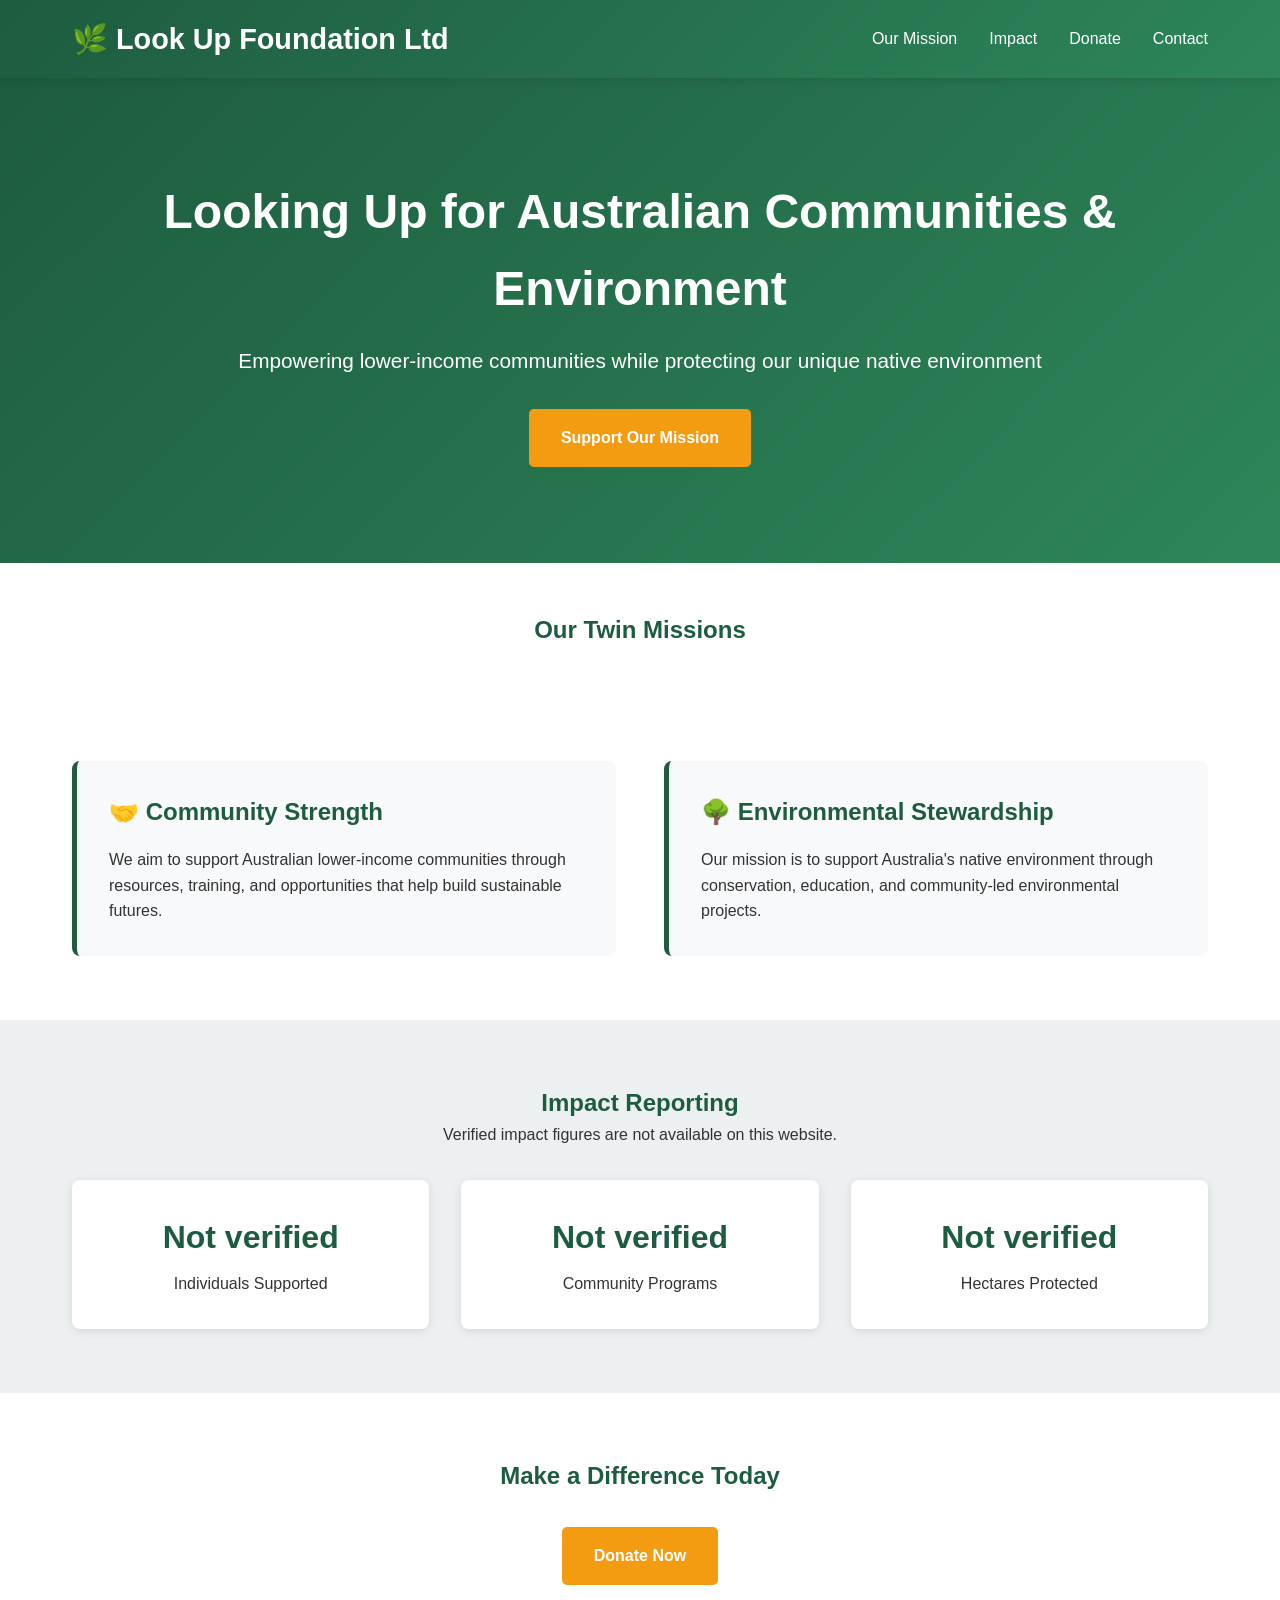
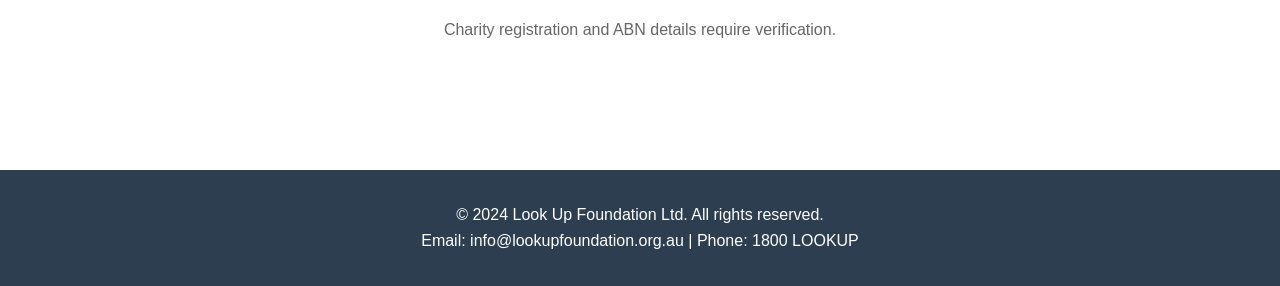
<file: index.html>
<!DOCTYPE html>
<html lang="en">
<head>
    <meta charset="UTF-8">
    <meta name="viewport" content="width=device-width, initial-scale=1.0">
    <title>Look Up Foundation Ltd - Community &amp; Environment</title>
    <style>
        * {
            margin: 0;
            padding: 0;
            box-sizing: border-box;
        }
        
        body {
            font-family: 'Segoe UI', Tahoma, Geneva, Verdana, sans-serif;
            line-height: 1.6;
            color: #333;
        }
        
        header {
            background: linear-gradient(135deg, #1e5c3f 0%, #2d8659 100%);
            color: white;
            padding: 1rem 0;
            position: sticky;
            top: 0;
            box-shadow: 0 2px 10px rgba(0,0,0,0.1);
        }
        
        nav {
            max-width: 1200px;
            margin: 0 auto;
            display: flex;
            justify-content: space-between;
            align-items: center;
            padding: 0 2rem;
        }
        
        nav h1 {
            font-size: 1.8rem;
        }
        
        nav ul {
            list-style: none;
            display: flex;
            gap: 2rem;
        }
        
        nav a {
            color: white;
            text-decoration: none;
            transition: opacity 0.3s;
        }
        
        nav a:hover {
            opacity: 0.8;
        }
        
        .hero {
            background: linear-gradient(135deg, #1e5c3f 0%, #2d8659 100%);
            color: white;
            padding: 6rem 2rem;
            text-align: center;
        }
        
        .hero h2 {
            font-size: 3rem;
            margin-bottom: 1rem;
        }
        
        .hero p {
            font-size: 1.3rem;
            margin-bottom: 2rem;
        }
        
        .cta-button {
            display: inline-block;
            background: #f39c12;
            color: white;
            padding: 1rem 2rem;
            text-decoration: none;
            border-radius: 5px;
            font-weight: bold;
            transition: background 0.3s;
        }
        
        .cta-button:hover {
            background: #e67e22;
        }
        
        .container {
            max-width: 1200px;
            margin: 0 auto;
            padding: 0 2rem;
        }
        
        .missions {
            display: grid;
            grid-template-columns: 1fr 1fr;
            gap: 3rem;
            padding: 4rem 0;
        }
        
        .mission-card {
            background: #f8f9fa;
            padding: 2rem;
            border-radius: 8px;
            border-left: 5px solid #1e5c3f;
        }
        
        .mission-card h3 {
            color: #1e5c3f;
            margin-bottom: 1rem;
            font-size: 1.5rem;
        }
        
        .impact {
            background: #ecf0f1;
            padding: 4rem 2rem;
            text-align: center;
        }
        
        .impact-items {
            display: grid;
            grid-template-columns: repeat(3, 1fr);
            gap: 2rem;
            margin-top: 2rem;
        }
        
        .impact-item {
            background: white;
            padding: 2rem;
            border-radius: 8px;
            box-shadow: 0 2px 10px rgba(0,0,0,0.1);
        }
        
        .impact-item h4 {
            color: #1e5c3f;
            font-size: 2rem;
            margin-bottom: 0.5rem;
        }
        
        footer {
            background: #2c3e50;
            color: white;
            text-align: center;
            padding: 2rem;
            margin-top: 4rem;
        }
        
        @media (max-width: 768px) {
            .missions, .impact-items {
                grid-template-columns: 1fr;
            }
            
            .hero h2 {
                font-size: 2rem;
            }
            
            nav ul {
                gap: 1rem;
                font-size: 0.9rem;
            }
        }
    </style>
</head>
<body>
    <header>
        <nav>
            <h1>🌿 Look Up Foundation Ltd</h1>
            <ul>
                <li><a href="#mission">Our Mission</a></li>
                <li><a href="#impact">Impact</a></li>
                <li><a href="#donate">Donate</a></li>
                <li><a href="#contact">Contact</a></li>
            </ul>
        </nav>
    </header>
    
    <section class="hero">
        <h2>Looking Up for Australian Communities & Environment</h2>
        <p>Empowering lower-income communities while protecting our unique native environment</p>
        <a href="#donate" class="cta-button">Support Our Mission</a>
    </section>
    
    <section id="mission" class="container">
        <h2 style="text-align: center; color: #1e5c3f; margin: 3rem 0;">Our Twin Missions</h2>
        <div class="missions">
            <div class="mission-card">
                <h3>🤝 Community Strength</h3>
                <p>We aim to support Australian lower-income communities through resources, training, and opportunities that help build sustainable futures.</p>
            </div>
            <div class="mission-card">
                <h3>🌳 Environmental Stewardship</h3>
                <p>Our mission is to support Australia's native environment through conservation, education, and community-led environmental projects.</p>
            </div>
        </div>
    </section>
    
    <section id="impact" class="impact">
        <div class="container">
            <h2 style="color: #1e5c3f;">Impact Reporting</h2>
            <p>Verified impact figures are not available on this website.</p>
            <div class="impact-items">
                <div class="impact-item">
                    <h4>Not verified</h4>
                    <p>Individuals Supported</p>
                </div>
                <div class="impact-item">
                    <h4>Not verified</h4>
                    <p>Community Programs</p>
                </div>
                <div class="impact-item">
                    <h4>Not verified</h4>
                    <p>Hectares Protected</p>
                </div>
            </div>
        </div>
    </section>
    
    <section id="donate" class="container" style="padding: 4rem 0; text-align: center;">
        <h2 style="color: #1e5c3f; margin-bottom: 2rem;">Make a Difference Today</h2>
        <a href="#" class="cta-button">Donate Now</a>
        <p style="margin-top: 2rem; color: #666;">Charity registration and ABN details require verification.</p>
    </section>
    
    <footer id="contact">
        <p>&copy; 2024 Look Up Foundation Ltd. All rights reserved.</p>
        <p>Email: info@lookupfoundation.org.au | Phone: 1800 LOOKUP</p>
    </footer>
</body>
</html>
</file>
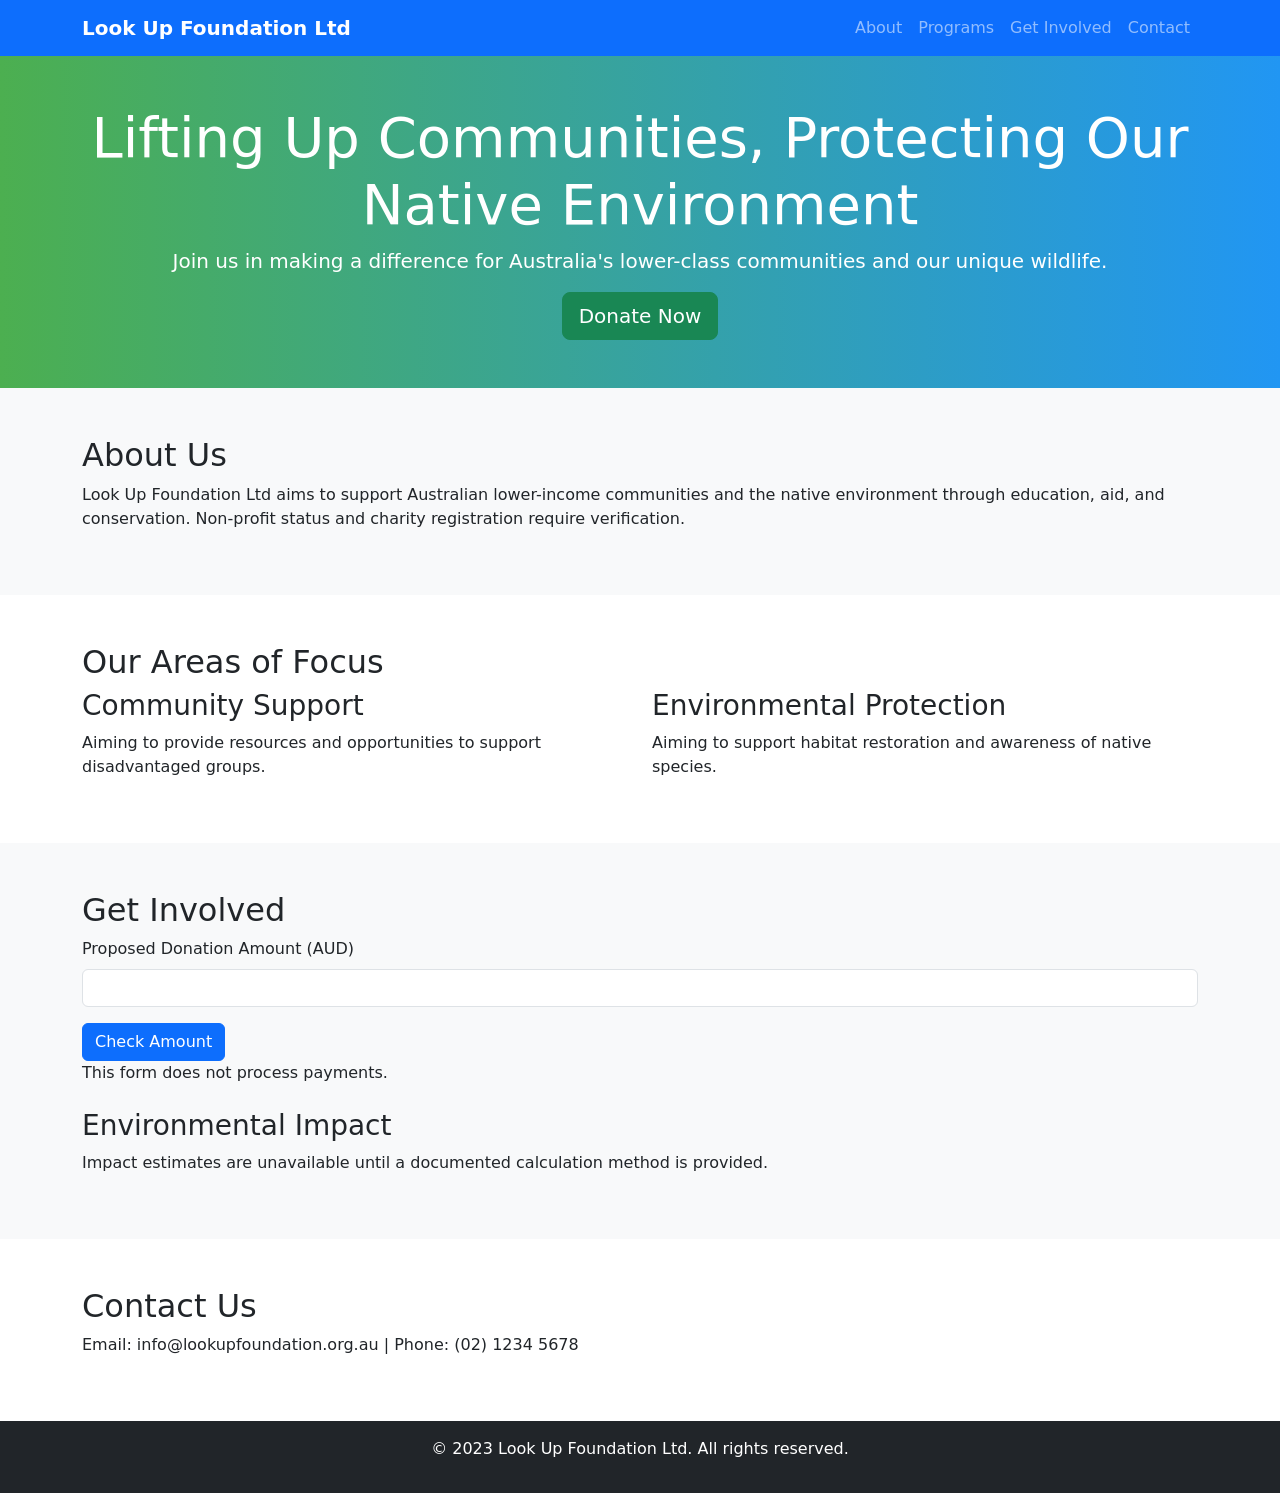
<file: look-up-foundation/index.html>
<!DOCTYPE html>
<html lang="en">
<head>
    <meta charset="UTF-8">
    <meta name="viewport" content="width=device-width, initial-scale=1.0">
    <title>Look Up Foundation Ltd - Empowering Communities & Protecting Nature</title>
    <link rel="stylesheet" href="styles.css">
    <link href="https://cdn.jsdelivr.net/npm/bootstrap@5.3.0/dist/css/bootstrap.min.css" rel="stylesheet">
</head>
<body>
    <header class="navbar navbar-expand-lg navbar-dark bg-primary">
        <div class="container">
            <a class="navbar-brand" href="#">Look Up Foundation Ltd</a>
            <button class="navbar-toggler" type="button" data-bs-toggle="collapse" data-bs-target="#navbarNav">
                <span class="navbar-toggler-icon"></span>
            </button>
            <div class="collapse navbar-collapse" id="navbarNav">
                <ul class="navbar-nav ms-auto">
                    <li class="nav-item"><a class="nav-link" href="#about">About</a></li>
                    <li class="nav-item"><a class="nav-link" href="#programs">Programs</a></li>
                    <li class="nav-item"><a class="nav-link" href="#involve">Get Involved</a></li>
                    <li class="nav-item"><a class="nav-link" href="#contact">Contact</a></li>
                </ul>
            </div>
        </div>
    </header>
    <main>
        <section id="hero" class="hero-section text-center py-5">
            <div class="container">
                <h1 class="display-4">Lifting Up Communities, Protecting Our Native Environment</h1>
                <p class="lead">Join us in making a difference for Australia's lower-class communities and our unique wildlife.</p>
                <a href="#involve" class="btn btn-success btn-lg">Donate Now</a>
            </div>
        </section>
        <section id="about" class="py-5 bg-light">
            <div class="container">
                <h2>About Us</h2>
                <p>Look Up Foundation Ltd aims to support Australian lower-income communities and the native environment through education, aid, and conservation. Non-profit status and charity registration require verification.</p>
            </div>
        </section>
        <section id="programs" class="py-5">
            <div class="container">
                <h2>Our Areas of Focus</h2>
                <div class="row">
                    <div class="col-md-6">
                        <h3>Community Support</h3>
                        <p>Aiming to provide resources and opportunities to support disadvantaged groups.</p>
                    </div>
                    <div class="col-md-6">
                        <h3>Environmental Protection</h3>
                        <p>Aiming to support habitat restoration and awareness of native species.</p>
                    </div>
                </div>
            </div>
        </section>
        <section id="involve" class="py-5 bg-light">
            <div class="container">
                <h2>Get Involved</h2>
                <form id="donation-form">
                    <div class="mb-3">
                        <label for="amount" class="form-label">Proposed Donation Amount (AUD)</label>
                        <input type="number" class="form-control" id="amount" min="1">
                    </div>
                    <button type="submit" class="btn btn-primary">Check Amount</button>
                </form>
                <p>This form does not process payments.</p>
                <div id="impact-calculator" class="mt-4">
                    <h3>Environmental Impact</h3>
                    <p id="impact-text" role="status">Impact estimates are unavailable until a documented calculation method is provided.</p>
                </div>
            </div>
        </section>
        <section id="contact" class="py-5">
            <div class="container">
                <h2>Contact Us</h2>
                <p>Email: info@lookupfoundation.org.au | Phone: (02) 1234 5678</p>
            </div>
        </section>
    </main>
    <footer class="bg-dark text-white text-center py-3">
        <p>&copy; 2023 Look Up Foundation Ltd. All rights reserved.</p>
    </footer>
    <script src="https://cdn.jsdelivr.net/npm/bootstrap@5.3.0/dist/js/bootstrap.bundle.min.js"></script>
    <script src="script.js"></script>
</body>
</html>
</file>
<file: look-up-foundation/styles.css>
body {
    font-family: 'Arial', sans-serif;
    background-color: #f8f9fa;
    color: #333;
}

.hero-section {
    background: linear-gradient(to right, #4CAF50, #2196F3);
    color: white;
    position: relative;
    overflow: hidden;
}

.hero-section::before {
    content: '';
    position: absolute;
    top: 0;
    left: 0;
    width: 100%;
    height: 100%;
    background-image: url('data:image/svg+xml,<svg xmlns="http://www.w3.org/2000/svg" viewBox="0 0 100 100"><circle cx="50" cy="50" r="40" fill="rgba(255,255,255,0.1)"/></svg>');
    background-size: cover;
    z-index: -1;
}

.navbar-brand {
    font-weight: bold;
}

.btn-success {
    background-color: #28a745;
    border: none;
    transition: transform 0.3s;
}

.btn-success:hover {
    transform: scale(1.05);
}

#impact-calculator {
    animation: fadeIn 1s ease-in;
}

@keyframes fadeIn {
    from { opacity: 0; }
    to { opacity: 1; }
}

@media (max-width: 768px) {
    .hero-section h1 {
        font-size: 2rem;
    }
}
</file>
